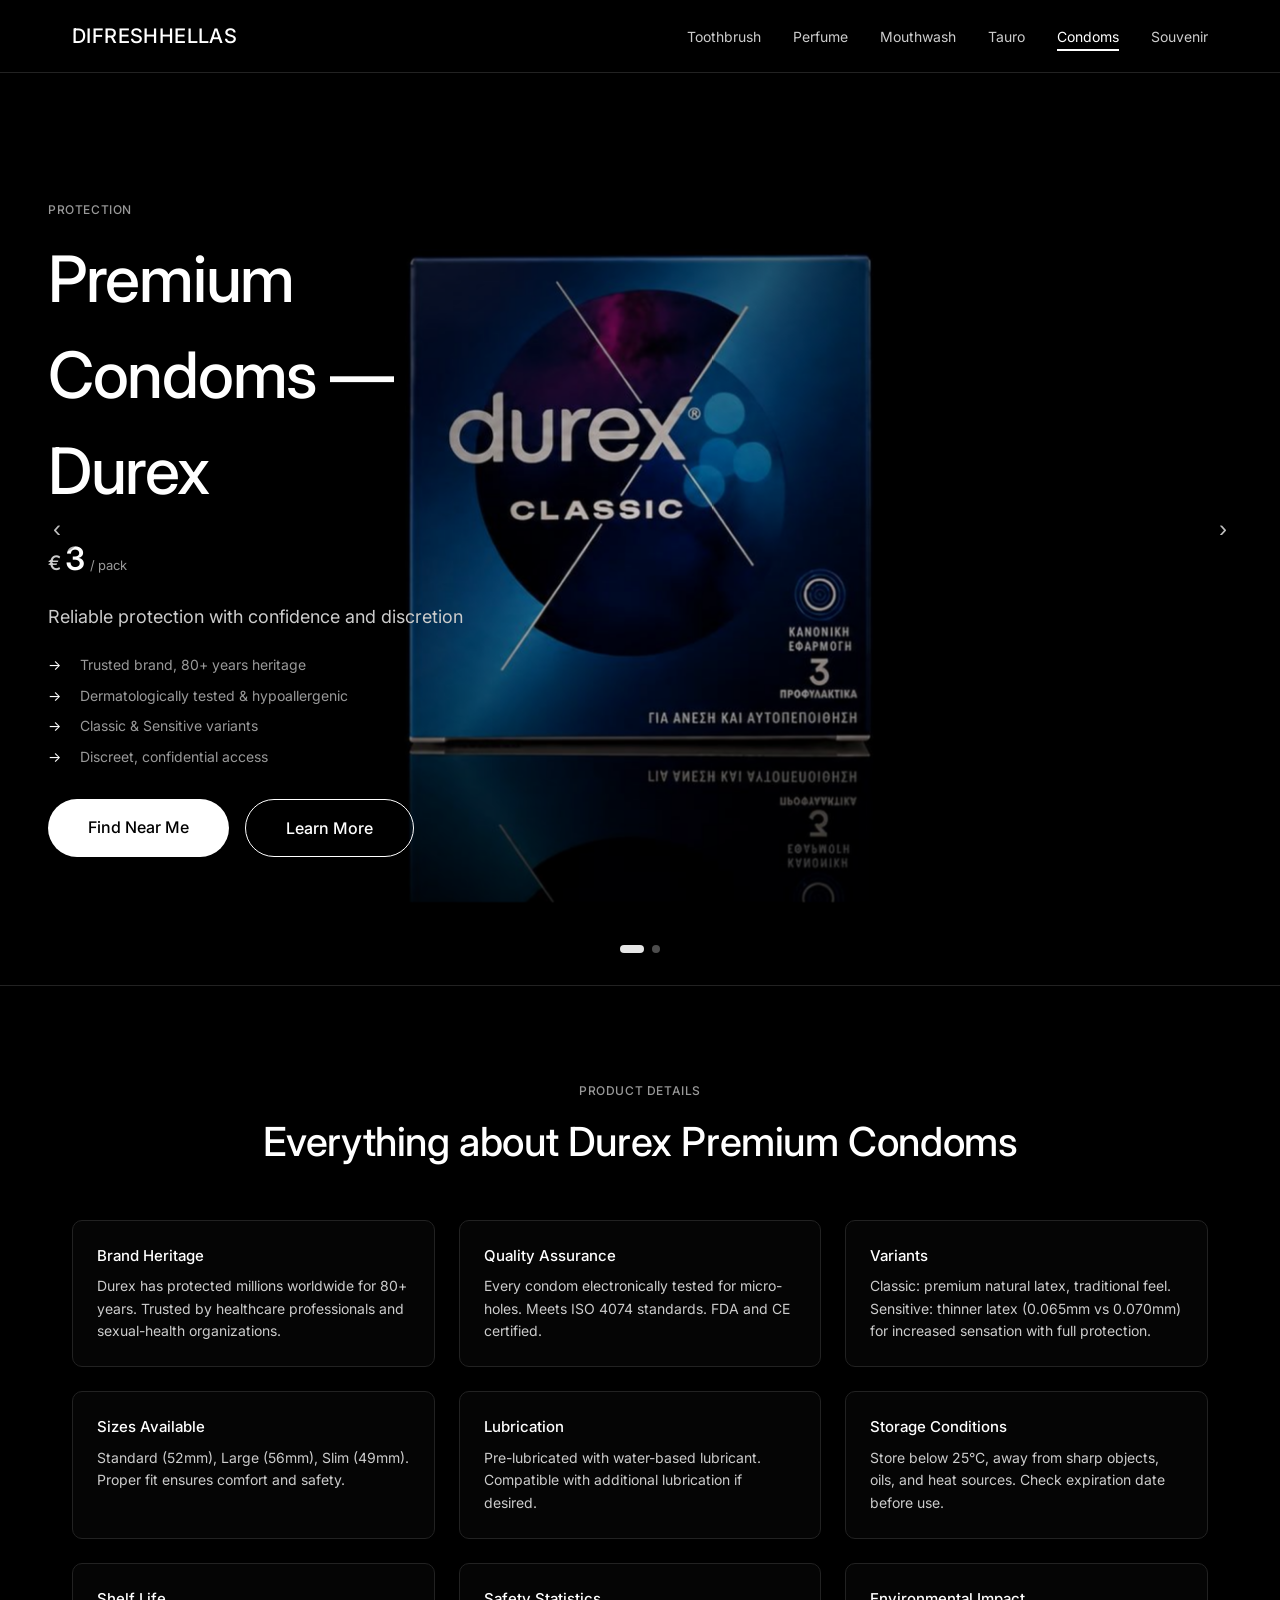
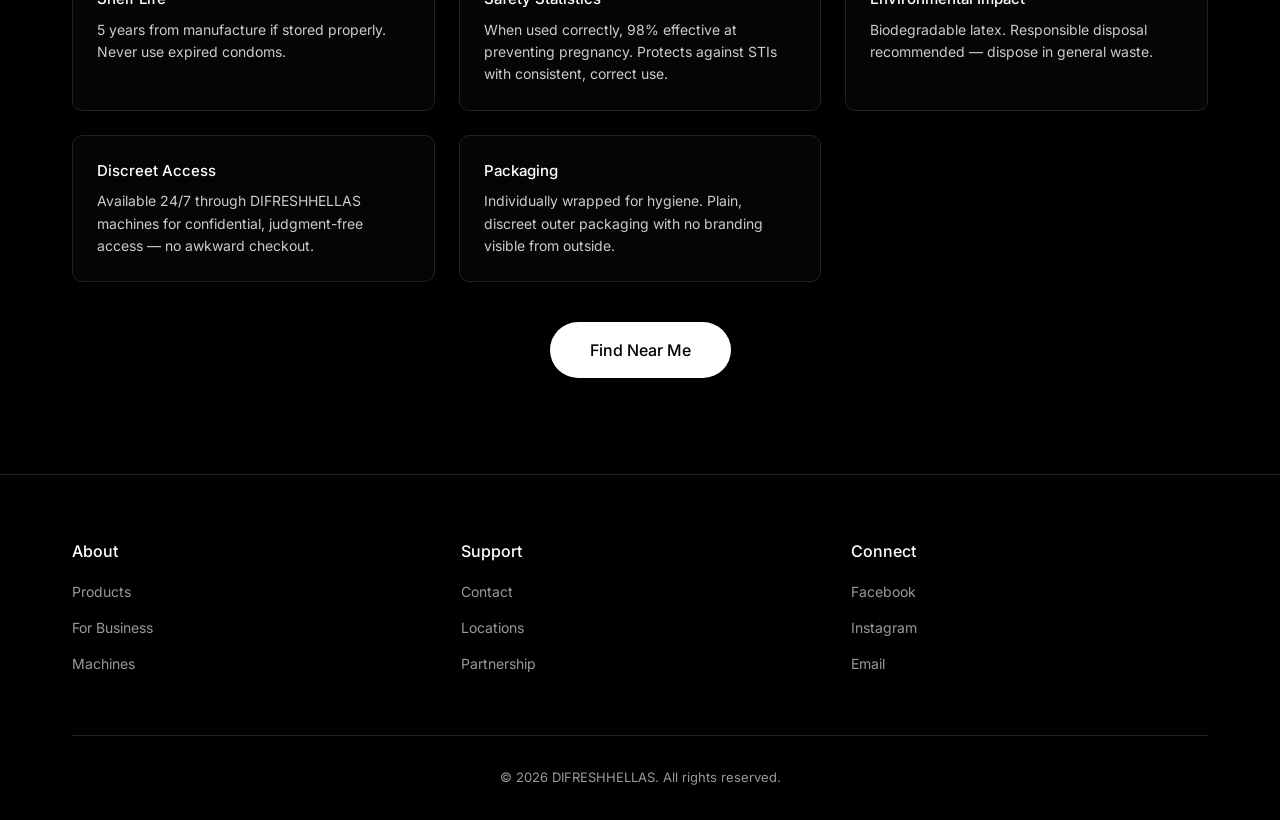
<file: condoms.html>
<!DOCTYPE html>
<html lang="en">
<head>
<meta charset="UTF-8">
<meta name="viewport" content="width=device-width, initial-scale=1.0">
<title>Premium Condoms - Durex — DIFRESHHELLAS</title>
<link rel="stylesheet" href="css/style.css">
</head>
<body>

<header class="site-header">
  <div class="nav-inner">
    <a href="index.html" class="logo">DIFRESHHELLAS</a>
    <nav>
      <ul class="nav-menu">
        <li><a href="toothbrush.html">Toothbrush</a></li>
        <li><a href="perfume.html">Perfume</a></li>
        <li><a href="mouthwash.html">Mouthwash</a></li>
        <li><a href="tauro.html">Tauro</a></li>
        <li><a href="condoms.html">Condoms</a></li>
        <li><a href="souvenir.html">Souvenir</a></li>
      </ul>
    </nav>
    <button class="hamburger" aria-label="Open menu">
      <span></span><span></span><span></span>
    </button>
  </div>
</header>

<div class="mobile-menu">
  <button class="mobile-menu-close" aria-label="Close menu">&times;</button>
  <a href="toothbrush.html">Toothbrush</a>
  <a href="perfume.html">Perfume</a>
  <a href="mouthwash.html">Mouthwash</a>
  <a href="tauro.html">Tauro</a>
  <a href="condoms.html">Condoms</a>
  <a href="souvenir.html">Souvenir</a>
  <a href="index.html#maps">Find Machines</a>
</div>

<section class="product-hero" id="hero">
  <div class="bg-slides"></div>
  <div class="overlay"></div>

  <button class="carousel-arrow prev" aria-label="Previous product variant">&#8249;</button>
  <button class="carousel-arrow next" aria-label="Next product variant">&#8250;</button>

  <div class="hero-text">
    <p class="eyebrow">Protection</p>
    <h1>Premium Condoms — Durex</h1>
    <div class="price"><span class="cur">€</span>3<span class="unit">/ pack</span></div>
    <p class="tagline">Reliable protection with confidence and discretion</p>
    <ul class="feature-list">
      <li>Trusted brand, 80+ years heritage</li>
      <li>Dermatologically tested &amp; hypoallergenic</li>
      <li>Classic &amp; Sensitive variants</li>
      <li>Discreet, confidential access</li>
    </ul>
    <div class="btn-row">
      <a href="index.html#maps" class="btn btn-primary">Find Near Me</a>
      <a href="#details" class="btn btn-secondary">Learn More</a>
    </div>
  </div>

  <div class="carousel-dots"></div>
</section>

<section id="details" class="info-section">
  <div class="container">
    <div class="section-head">
      <p class="eyebrow">Product Details</p>
      <h2>Everything about Durex Premium Condoms</h2>
    </div>
    <div class="info-grid">
      <div class="spec-item"><h3>Brand Heritage</h3><p>Durex has protected millions worldwide for 80+ years. Trusted by healthcare professionals and sexual-health organizations.</p></div>
      <div class="spec-item"><h3>Quality Assurance</h3><p>Every condom electronically tested for micro-holes. Meets ISO 4074 standards. FDA and CE certified.</p></div>
      <div class="spec-item"><h3>Variants</h3><p>Classic: premium natural latex, traditional feel. Sensitive: thinner latex (0.065mm vs 0.070mm) for increased sensation with full protection.</p></div>
      <div class="spec-item"><h3>Sizes Available</h3><p>Standard (52mm), Large (56mm), Slim (49mm). Proper fit ensures comfort and safety.</p></div>
      <div class="spec-item"><h3>Lubrication</h3><p>Pre-lubricated with water-based lubricant. Compatible with additional lubrication if desired.</p></div>
      <div class="spec-item"><h3>Storage Conditions</h3><p>Store below 25°C, away from sharp objects, oils, and heat sources. Check expiration date before use.</p></div>
      <div class="spec-item"><h3>Shelf Life</h3><p>5 years from manufacture if stored properly. Never use expired condoms.</p></div>
      <div class="spec-item"><h3>Safety Statistics</h3><p>When used correctly, 98% effective at preventing pregnancy. Protects against STIs with consistent, correct use.</p></div>
      <div class="spec-item"><h3>Environmental Impact</h3><p>Biodegradable latex. Responsible disposal recommended — dispose in general waste.</p></div>
      <div class="spec-item"><h3>Discreet Access</h3><p>Available 24/7 through DIFRESHHELLAS machines for confidential, judgment-free access — no awkward checkout.</p></div>
      <div class="spec-item"><h3>Packaging</h3><p>Individually wrapped for hygiene. Plain, discreet outer packaging with no branding visible from outside.</p></div>
    </div>
    <div class="btn-row" style="justify-content:center; margin-top:2.5rem;">
      <a href="index.html#maps" class="btn btn-primary">Find Near Me</a>
    </div>
  </div>
</section>

<footer class="site-footer">
  <div class="container">
    <div class="footer-grid">
      <div class="footer-col">
        <h3>About</h3>
        <ul>
          <li><a href="index.html#products">Products</a></li>
          <li><a href="index.html#contact">For Business</a></li>
          <li><a href="index.html#maps">Machines</a></li>
        </ul>
      </div>
      <div class="footer-col">
        <h3>Support</h3>
        <ul>
          <li><a href="index.html#contact">Contact</a></li>
          <li><a href="index.html#maps">Locations</a></li>
          <li><a href="index.html#contact">Partnership</a></li>
        </ul>
      </div>
      <div class="footer-col">
        <h3>Connect</h3>
        <ul>
          <li><a href="https://www.facebook.com/Balance.Ltd/?locale=el_GR" target="_blank" rel="noopener">Facebook</a></li>
          <li><a href="https://www.instagram.com/difreshhellas" target="_blank" rel="noopener">Instagram</a></li>
          <li><a href="mailto:difreshhellas@gmail.com">Email</a></li>
        </ul>
      </div>
    </div>
    <div class="footer-bottom">&copy; 2026 DIFRESHHELLAS. All rights reserved.</div>
  </div>
</footer>

<script src="js/nav.js"></script>
<script src="js/carousel.js"></script>
<script src="js/animations.js"></script>
<script>
  initCarousel({
    root: '#hero',
    folder: 'images/',
    alt: 'Premium Condoms - Durex',
    images: [
      'durex_classic.jpg',
      'durex_sensitive.jpg'
    ]
  });
</script>
</body>
</html>
</file>
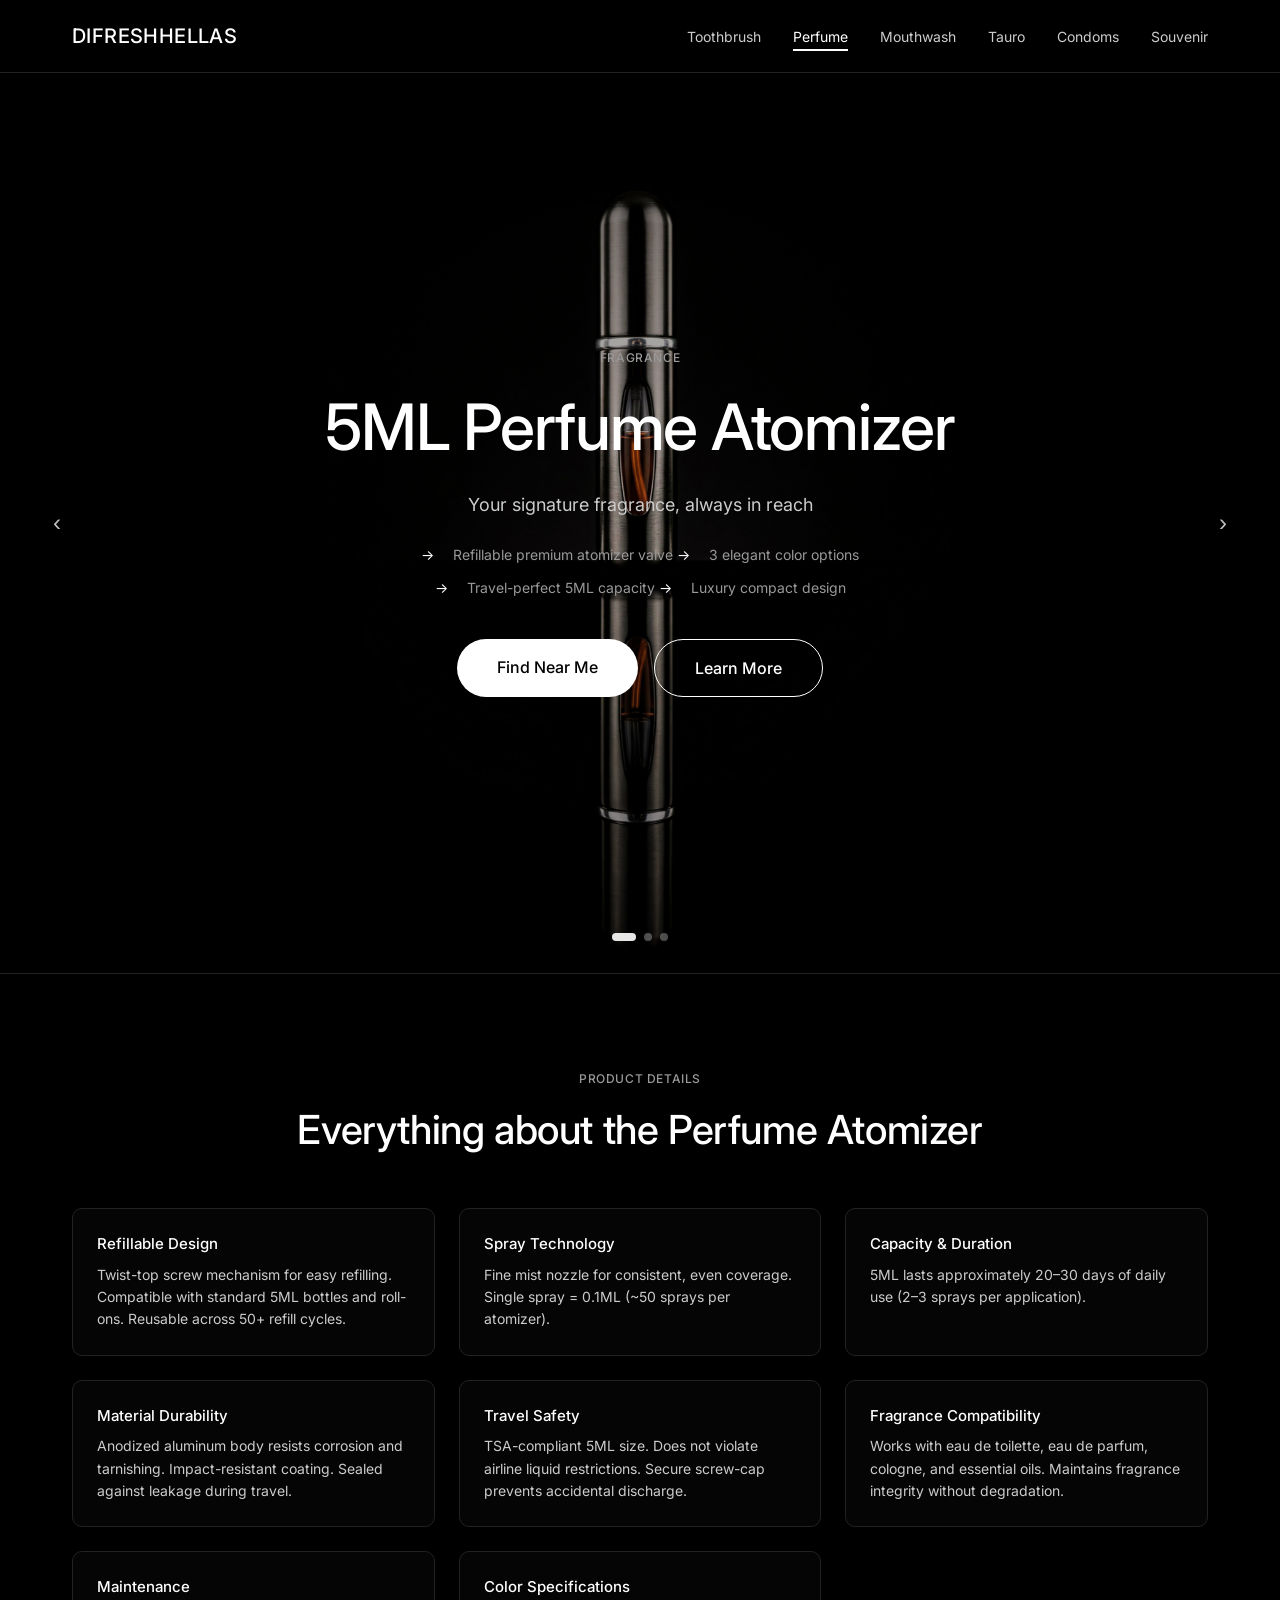
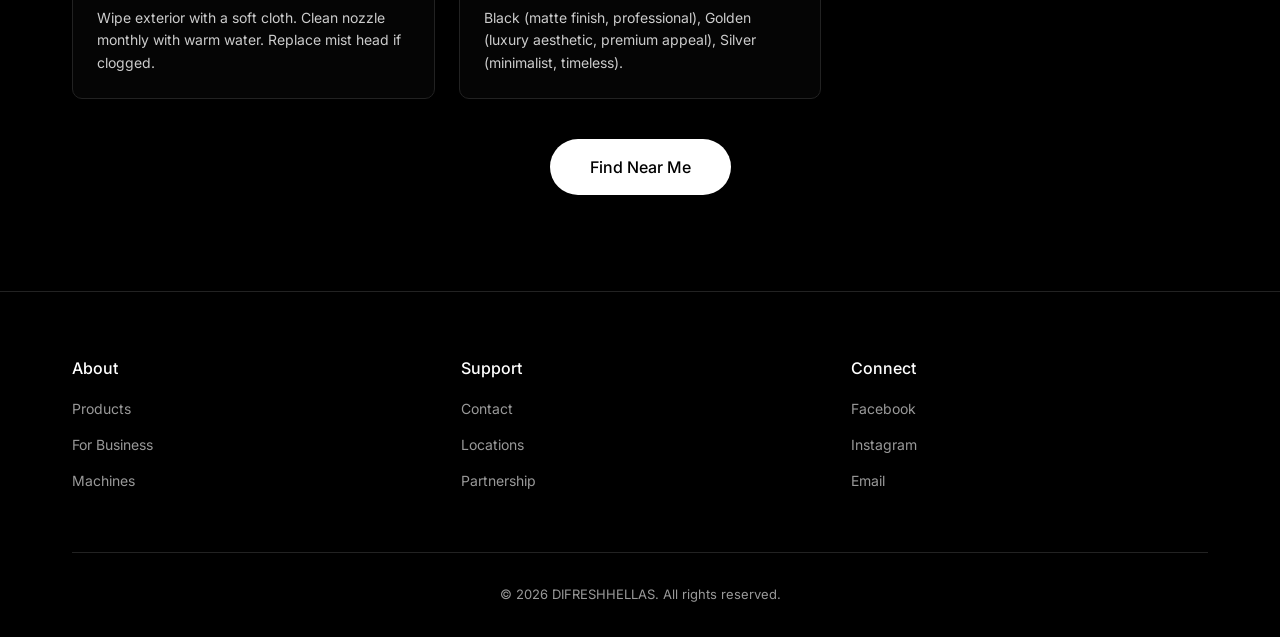
<file: perfume.html>
<!DOCTYPE html>
<html lang="en">
<head>
<meta charset="UTF-8">
<meta name="viewport" content="width=device-width, initial-scale=1.0">
<title>5ML Perfume Atomizer — DIFRESHHELLAS</title>
<link rel="stylesheet" href="css/style.css">
</head>
<body>

<header class="site-header">
  <div class="nav-inner">
    <a href="index.html" class="logo">DIFRESHHELLAS</a>
    <nav>
      <ul class="nav-menu">
        <li><a href="toothbrush.html">Toothbrush</a></li>
        <li><a href="perfume.html">Perfume</a></li>
        <li><a href="mouthwash.html">Mouthwash</a></li>
        <li><a href="tauro.html">Tauro</a></li>
        <li><a href="condoms.html">Condoms</a></li>
        <li><a href="souvenir.html">Souvenir</a></li>
      </ul>
    </nav>
    <button class="hamburger" aria-label="Open menu">
      <span></span><span></span><span></span>
    </button>
  </div>
</header>

<div class="mobile-menu">
  <button class="mobile-menu-close" aria-label="Close menu">&times;</button>
  <a href="toothbrush.html">Toothbrush</a>
  <a href="perfume.html">Perfume</a>
  <a href="mouthwash.html">Mouthwash</a>
  <a href="tauro.html">Tauro</a>
  <a href="condoms.html">Condoms</a>
  <a href="souvenir.html">Souvenir</a>
  <a href="index.html#maps">Find Machines</a>
</div>

<section class="product-hero centered fit-contain" id="hero">
  <div class="bg-slides"></div>
  <div class="overlay"></div>

  <button class="carousel-arrow prev" aria-label="Previous product variant">&#8249;</button>
  <button class="carousel-arrow next" aria-label="Next product variant">&#8250;</button>

  <div class="hero-text">
    <p class="eyebrow">Fragrance</p>
    <h1>5ML Perfume Atomizer</h1>
    <p class="tagline">Your signature fragrance, always in reach</p>
    <ul class="feature-list">
      <li>Refillable premium atomizer valve</li>
      <li>3 elegant color options</li>
      <li>Travel-perfect 5ML capacity</li>
      <li>Luxury compact design</li>
    </ul>
    <div class="btn-row" style="justify-content:center;">
      <a href="index.html#maps" class="btn btn-primary">Find Near Me</a>
      <a href="#details" class="btn btn-secondary">Learn More</a>
    </div>
  </div>

  <div class="carousel-dots"></div>
</section>

<section id="details" class="info-section">
  <div class="container">
    <div class="section-head">
      <p class="eyebrow">Product Details</p>
      <h2>Everything about the Perfume Atomizer</h2>
    </div>
    <div class="info-grid">
      <div class="spec-item"><h3>Refillable Design</h3><p>Twist-top screw mechanism for easy refilling. Compatible with standard 5ML bottles and roll-ons. Reusable across 50+ refill cycles.</p></div>
      <div class="spec-item"><h3>Spray Technology</h3><p>Fine mist nozzle for consistent, even coverage. Single spray = 0.1ML (~50 sprays per atomizer).</p></div>
      <div class="spec-item"><h3>Capacity &amp; Duration</h3><p>5ML lasts approximately 20–30 days of daily use (2–3 sprays per application).</p></div>
      <div class="spec-item"><h3>Material Durability</h3><p>Anodized aluminum body resists corrosion and tarnishing. Impact-resistant coating. Sealed against leakage during travel.</p></div>
      <div class="spec-item"><h3>Travel Safety</h3><p>TSA-compliant 5ML size. Does not violate airline liquid restrictions. Secure screw-cap prevents accidental discharge.</p></div>
      <div class="spec-item"><h3>Fragrance Compatibility</h3><p>Works with eau de toilette, eau de parfum, cologne, and essential oils. Maintains fragrance integrity without degradation.</p></div>
      <div class="spec-item"><h3>Maintenance</h3><p>Wipe exterior with a soft cloth. Clean nozzle monthly with warm water. Replace mist head if clogged.</p></div>
      <div class="spec-item"><h3>Color Specifications</h3><p>Black (matte finish, professional), Golden (luxury aesthetic, premium appeal), Silver (minimalist, timeless).</p></div>
    </div>
    <div class="btn-row" style="justify-content:center; margin-top:2.5rem;">
      <a href="index.html#maps" class="btn btn-primary">Find Near Me</a>
    </div>
  </div>
</section>

<footer class="site-footer">
  <div class="container">
    <div class="footer-grid">
      <div class="footer-col">
        <h3>About</h3>
        <ul>
          <li><a href="index.html#products">Products</a></li>
          <li><a href="index.html#contact">For Business</a></li>
          <li><a href="index.html#maps">Machines</a></li>
        </ul>
      </div>
      <div class="footer-col">
        <h3>Support</h3>
        <ul>
          <li><a href="index.html#contact">Contact</a></li>
          <li><a href="index.html#maps">Locations</a></li>
          <li><a href="index.html#contact">Partnership</a></li>
        </ul>
      </div>
      <div class="footer-col">
        <h3>Connect</h3>
        <ul>
          <li><a href="https://www.facebook.com/Balance.Ltd/?locale=el_GR" target="_blank" rel="noopener">Facebook</a></li>
          <li><a href="https://www.instagram.com/difreshhellas" target="_blank" rel="noopener">Instagram</a></li>
          <li><a href="mailto:difreshhellas@gmail.com">Email</a></li>
        </ul>
      </div>
    </div>
    <div class="footer-bottom">&copy; 2026 DIFRESHHELLAS. All rights reserved.</div>
  </div>
</footer>

<script src="js/nav.js"></script>
<script src="js/carousel.js"></script>
<script src="js/animations.js"></script>
<script>
  initCarousel({
    root: '#hero',
    folder: 'images/',
    alt: '5ML Perfume Atomizer',
    images: [
      'atom_black.png',
      'atom_golden.png',
      'atom_silver.png'
    ]
  });
</script>
</body>
</html>
</file>
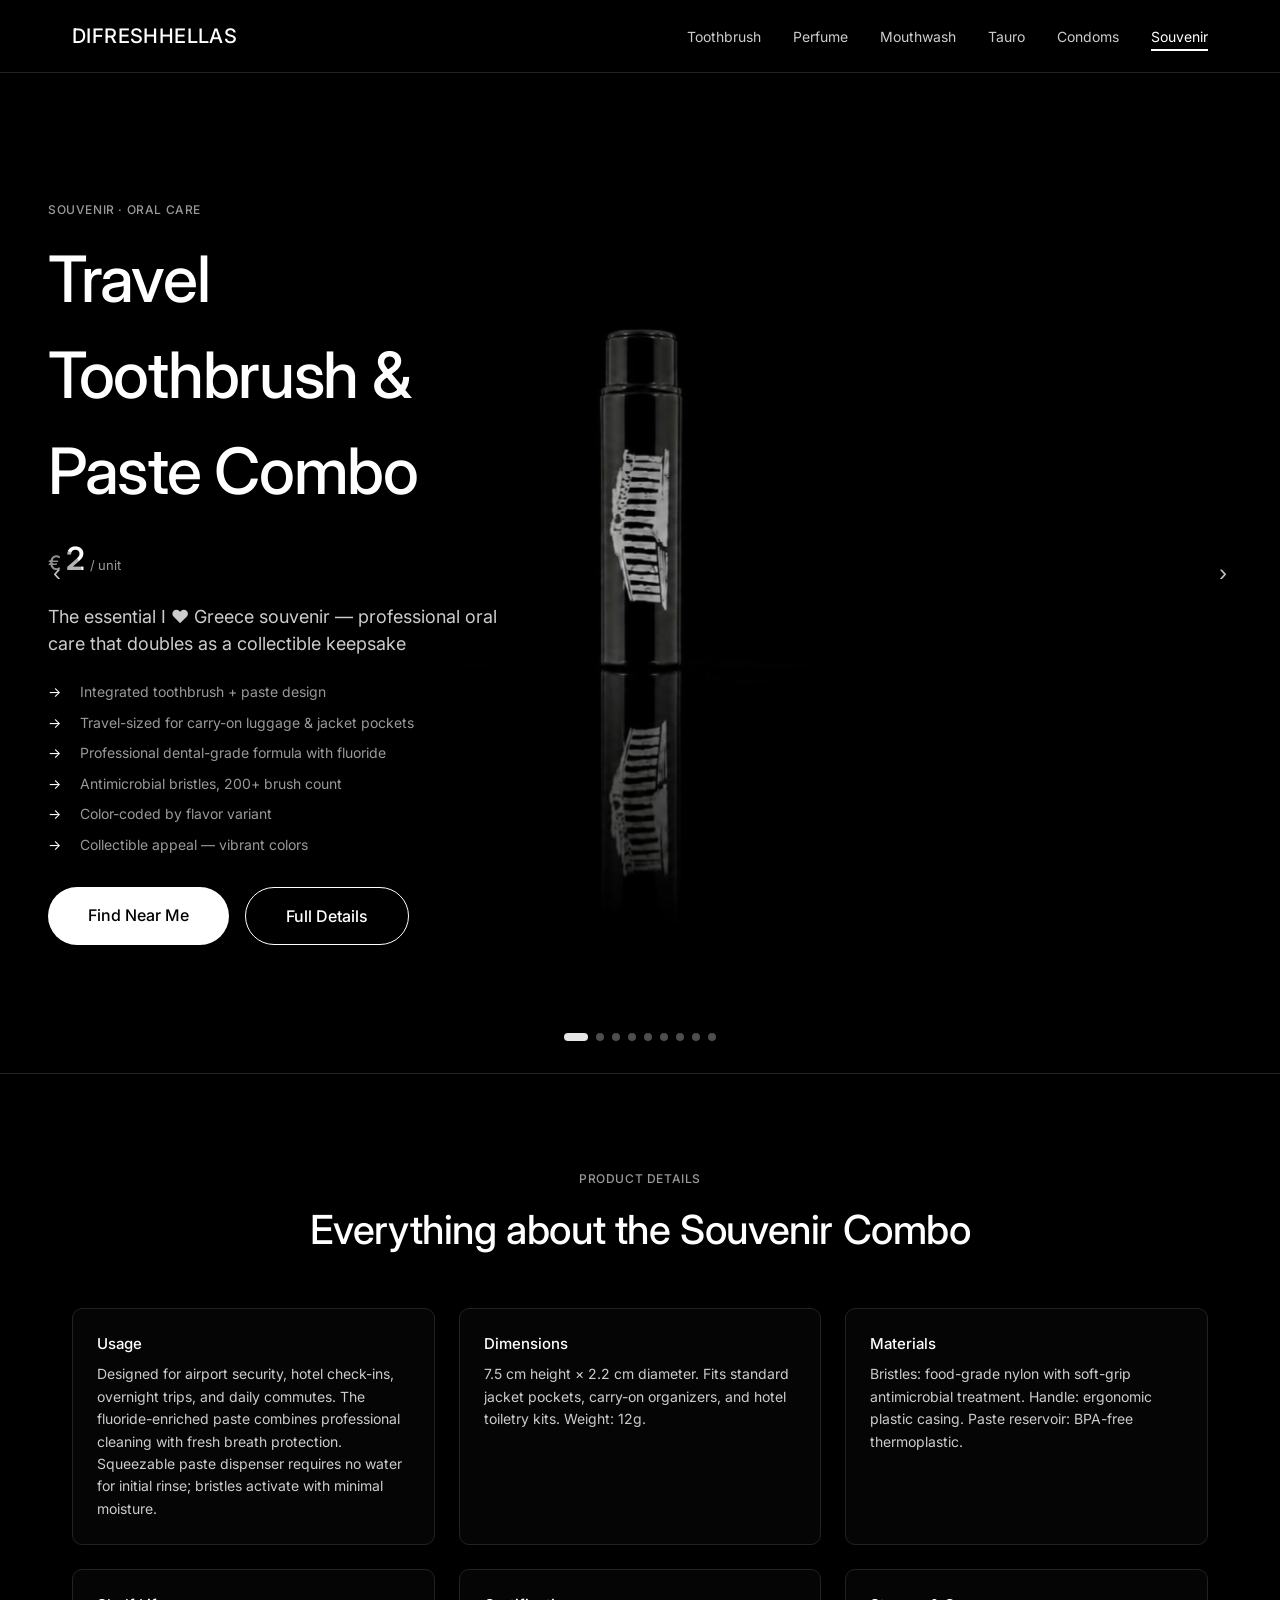
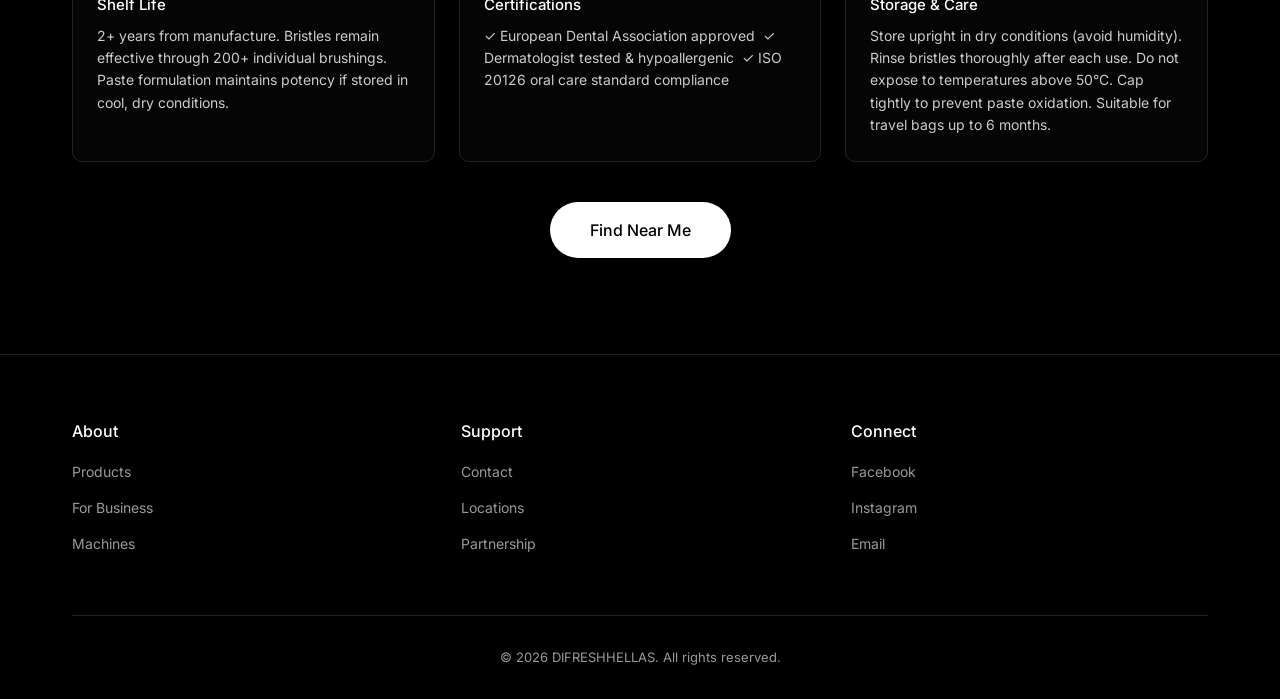
<file: souvenir.html>
<!DOCTYPE html>
<html lang="en">
<head>
<meta charset="UTF-8">
<meta name="viewport" content="width=device-width, initial-scale=1.0">
<title>Souvenir Toothbrush & Paste Combo — DIFRESHHELLAS</title>
<link rel="stylesheet" href="css/style.css">
</head>
<body>

<header class="site-header">
  <div class="nav-inner">
    <a href="index.html" class="logo">DIFRESHHELLAS</a>
    <nav>
      <ul class="nav-menu">
        <li><a href="toothbrush.html">Toothbrush</a></li>
        <li><a href="perfume.html">Perfume</a></li>
        <li><a href="mouthwash.html">Mouthwash</a></li>
        <li><a href="tauro.html">Tauro</a></li>
        <li><a href="condoms.html">Condoms</a></li>
        <li><a href="souvenir.html">Souvenir</a></li>
      </ul>
    </nav>
    <button class="hamburger" aria-label="Open menu">
      <span></span><span></span><span></span>
    </button>
  </div>
</header>

<div class="mobile-menu">
  <button class="mobile-menu-close" aria-label="Close menu">&times;</button>
  <a href="toothbrush.html">Toothbrush</a>
  <a href="perfume.html">Perfume</a>
  <a href="mouthwash.html">Mouthwash</a>
  <a href="tauro.html">Tauro</a>
  <a href="condoms.html">Condoms</a>
  <a href="souvenir.html">Souvenir</a>
  <a href="index.html#maps">Find Machines</a>
</div>

<section class="product-hero" id="hero">
  <div class="bg-slides"></div>
  <div class="overlay"></div>

  <button class="carousel-arrow prev" aria-label="Previous color variant">&#8249;</button>
  <button class="carousel-arrow next" aria-label="Next color variant">&#8250;</button>

  <div class="hero-text">
    <p class="eyebrow">Souvenir · Oral Care</p>
    <h1>Travel Toothbrush &amp; Paste Combo</h1>
    <div class="price"><span class="cur">€</span>2<span class="unit">/ unit</span></div>
    <p class="tagline">The essential I ♥ Greece souvenir — professional oral care that doubles as a collectible keepsake</p>
    <ul class="feature-list">
      <li>Integrated toothbrush + paste design</li>
      <li>Travel-sized for carry-on luggage &amp; jacket pockets</li>
      <li>Professional dental-grade formula with fluoride</li>
      <li>Antimicrobial bristles, 200+ brush count</li>
      <li>Color-coded by flavor variant</li>
      <li>Collectible appeal — vibrant colors</li>
    </ul>
    <div class="btn-row">
      <a href="index.html#maps" class="btn btn-primary">Find Near Me</a>
      <a href="#details" class="btn btn-secondary">Full Details</a>
    </div>
  </div>

  <div class="carousel-dots"></div>
</section>

<section id="details" class="info-section">
  <div class="container">
    <div class="section-head">
      <p class="eyebrow">Product Details</p>
      <h2>Everything about the Souvenir Combo</h2>
    </div>
    <div class="info-grid">
      <div class="spec-item"><h3>Usage</h3><p>Designed for airport security, hotel check-ins, overnight trips, and daily commutes. The fluoride-enriched paste combines professional cleaning with fresh breath protection. Squeezable paste dispenser requires no water for initial rinse; bristles activate with minimal moisture.</p></div>
      <div class="spec-item"><h3>Dimensions</h3><p>7.5 cm height × 2.2 cm diameter. Fits standard jacket pockets, carry-on organizers, and hotel toiletry kits. Weight: 12g.</p></div>
      <div class="spec-item"><h3>Materials</h3><p>Bristles: food-grade nylon with soft-grip antimicrobial treatment. Handle: ergonomic plastic casing. Paste reservoir: BPA-free thermoplastic.</p></div>
      <div class="spec-item"><h3>Shelf Life</h3><p>2+ years from manufacture. Bristles remain effective through 200+ individual brushings. Paste formulation maintains potency if stored in cool, dry conditions.</p></div>
      <div class="spec-item"><h3>Certifications</h3><p>✓ European Dental Association approved&nbsp;&nbsp;✓ Dermatologist tested &amp; hypoallergenic&nbsp;&nbsp;✓ ISO 20126 oral care standard compliance</p></div>
      <div class="spec-item"><h3>Storage &amp; Care</h3><p>Store upright in dry conditions (avoid humidity). Rinse bristles thoroughly after each use. Do not expose to temperatures above 50°C. Cap tightly to prevent paste oxidation. Suitable for travel bags up to 6 months.</p></div>
    </div>
    <div class="btn-row" style="justify-content:center; margin-top:2.5rem;">
      <a href="index.html#maps" class="btn btn-primary">Find Near Me</a>
    </div>
  </div>
</section>

<footer class="site-footer">
  <div class="container">
    <div class="footer-grid">
      <div class="footer-col">
        <h3>About</h3>
        <ul>
          <li><a href="index.html#products">Products</a></li>
          <li><a href="index.html#contact">For Business</a></li>
          <li><a href="index.html#maps">Machines</a></li>
        </ul>
      </div>
      <div class="footer-col">
        <h3>Support</h3>
        <ul>
          <li><a href="index.html#contact">Contact</a></li>
          <li><a href="index.html#maps">Locations</a></li>
          <li><a href="index.html#contact">Partnership</a></li>
        </ul>
      </div>
      <div class="footer-col">
        <h3>Connect</h3>
        <ul>
          <li><a href="https://www.facebook.com/Balance.Ltd/?locale=el_GR" target="_blank" rel="noopener">Facebook</a></li>
          <li><a href="https://www.instagram.com/difreshhellas" target="_blank" rel="noopener">Instagram</a></li>
          <li><a href="mailto:difreshhellas@gmail.com">Email</a></li>
        </ul>
      </div>
    </div>
    <div class="footer-bottom">&copy; 2026 DIFRESHHELLAS. All rights reserved.</div>
  </div>
</footer>

<script src="js/nav.js"></script>
<script src="js/carousel.js"></script>
<script src="js/animations.js"></script>
<script>
  initCarousel({
    root: '#hero',
    folder: 'images/',
    alt: 'Souvenir Toothbrush & Paste Combo — I Love Greece edition',
    images: [
      'souvenir_black.jpg',
      'souvenir_blue.jpg',
      'souvenir_lightblue.jpg',
      'souvenir_green.jpg',
      'souvenir_yellow.jpg',
      'souvenir_orange.jpg',
      'souvenir_red.jpg',
      'souvenir_pink.jpg',
      'souvenir_purple.jpg'
    ]
  });
</script>
</body>
</html>
</file>
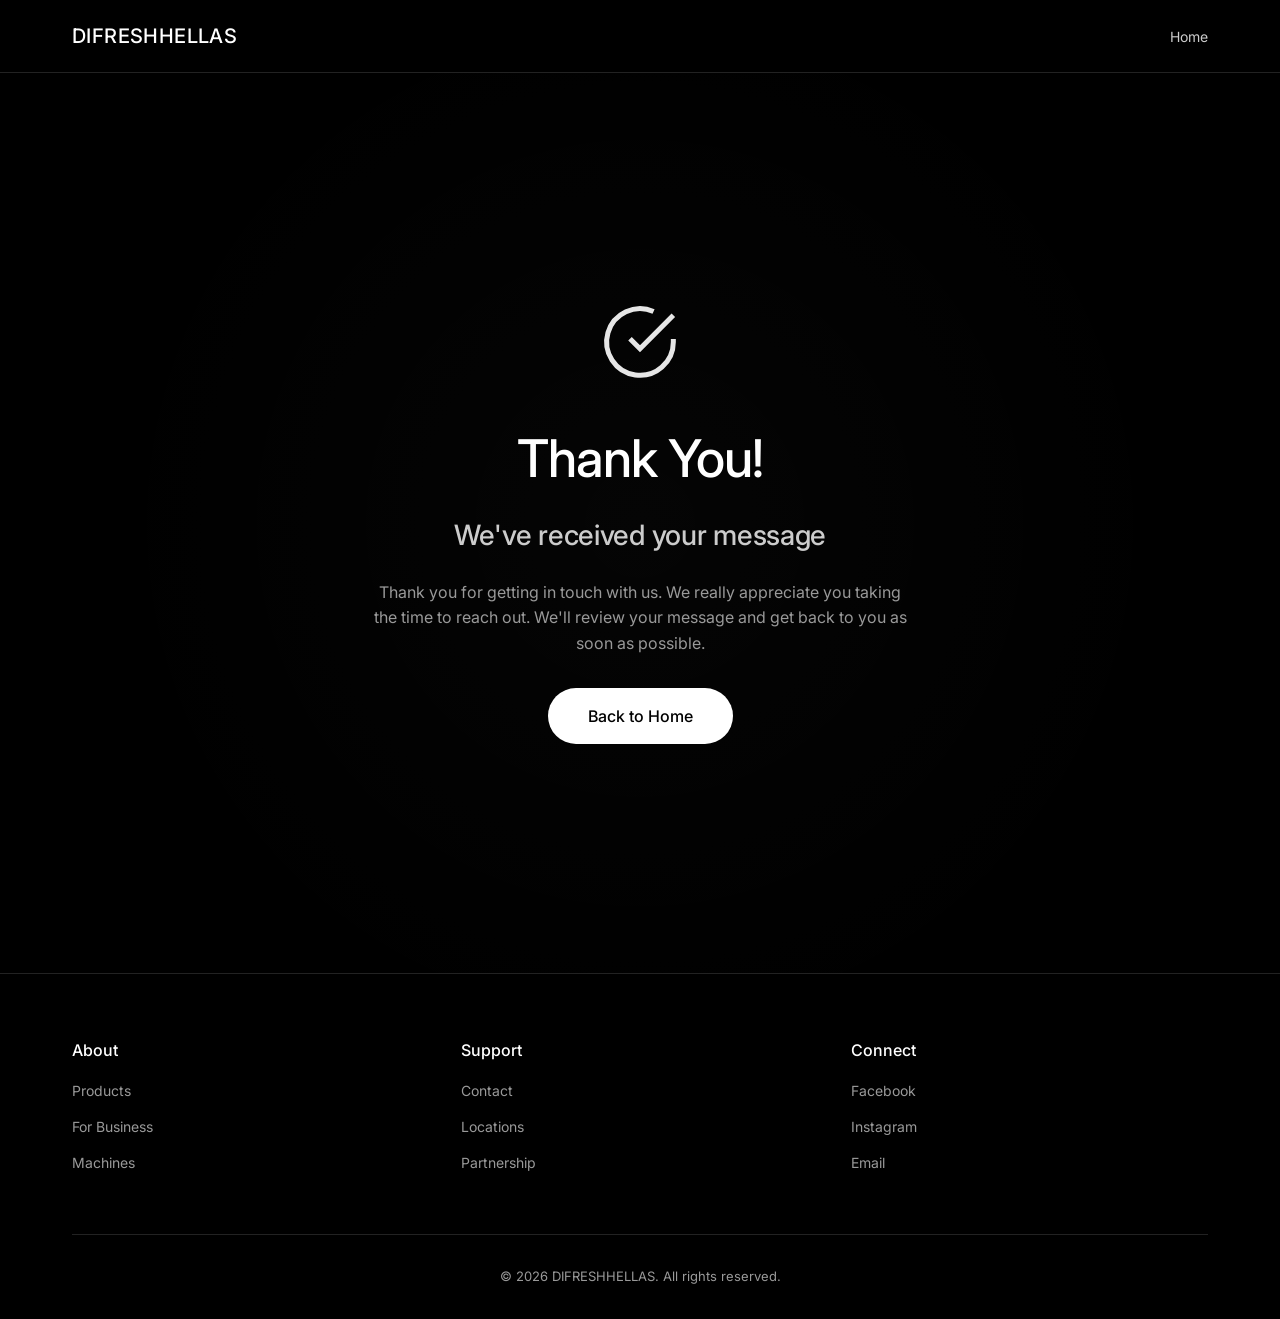
<file: thank-you.html>
<!DOCTYPE html>
<html lang="en">
<head>
<meta charset="UTF-8">
<meta name="viewport" content="width=device-width, initial-scale=1.0">
<title>Thank You — DIFRESHHELLAS</title>
<link rel="stylesheet" href="css/style.css">
</head>
<body>

<header class="site-header">
  <div class="nav-inner">
    <a href="index.html" class="logo">DIFRESHHELLAS</a>
    <nav>
      <ul class="nav-menu">
        <li><a href="index.html">Home</a></li>
      </ul>
    </nav>
    <button class="hamburger" aria-label="Open menu">
      <span></span><span></span><span></span>
    </button>
  </div>
</header>

<div class="mobile-menu">
  <button class="mobile-menu-close" aria-label="Close menu">&times;</button>
  <a href="index.html">Back to Home</a>
</div>

<!-- ===== THANK YOU SECTION ===== -->
<section class="hero" style="min-height: 100svh; display: flex; align-items: center; justify-content: center;">
  <div style="text-align: center; padding: 2rem; max-width: 600px;">
    <div style="margin-bottom: 2rem;">
      <svg width="80" height="80" viewBox="0 0 24 24" fill="none" stroke="currentColor" stroke-width="1.5" style="margin: 0 auto; color: var(--text-primary); opacity: 0.9;">
        <path d="M22 11.08V12a10 10 0 1 1-5.93-9.14"></path>
        <polyline points="22 4 12 14.01 9 11.01"></polyline>
      </svg>
    </div>
    <h1 style="font-size: clamp(36px, 6vw, 52px); margin-bottom: 1rem;">Thank You!</h1>
    <h2 style="font-size: clamp(20px, 4vw, 28px); font-weight: 500; color: var(--text-secondary); margin-bottom: 1.5rem;">We've received your message</h2>
    <p style="font-size: 16px; line-height: 1.6; color: var(--text-tertiary); margin-bottom: 2rem;">Thank you for getting in touch with us. We really appreciate you taking the time to reach out. We'll review your message and get back to you as soon as possible.</p>
    <a href="index.html" class="btn btn-primary" style="display: inline-block;">Back to Home</a>
  </div>
</section>

<!-- ===== FOOTER ===== -->
<footer class="site-footer">
  <div class="container">
    <div class="footer-grid">
      <div class="footer-col">
        <h3>About</h3>
        <ul>
          <li><a href="index.html#products">Products</a></li>
          <li><a href="index.html#contact">For Business</a></li>
          <li><a href="index.html#maps">Machines</a></li>
        </ul>
      </div>
      <div class="footer-col">
        <h3>Support</h3>
        <ul>
          <li><a href="index.html#contact">Contact</a></li>
          <li><a href="index.html#maps">Locations</a></li>
          <li><a href="index.html#contact">Partnership</a></li>
        </ul>
      </div>
      <div class="footer-col">
        <h3>Connect</h3>
        <ul>
          <li><a href="https://www.facebook.com/Balance.Ltd/?locale=el_GR" target="_blank" rel="noopener">Facebook</a></li>
          <li><a href="https://www.instagram.com/difreshhellas" target="_blank" rel="noopener">Instagram</a></li>
          <li><a href="mailto:difreshhellas@gmail.com">Email</a></li>
        </ul>
      </div>
    </div>
    <div class="footer-bottom">&copy; 2026 DIFRESHHELLAS. All rights reserved.</div>
  </div>
</footer>

<script src="js/nav.js"></script>
<script src="js/animations.js"></script>
</body>
</html>
</file>
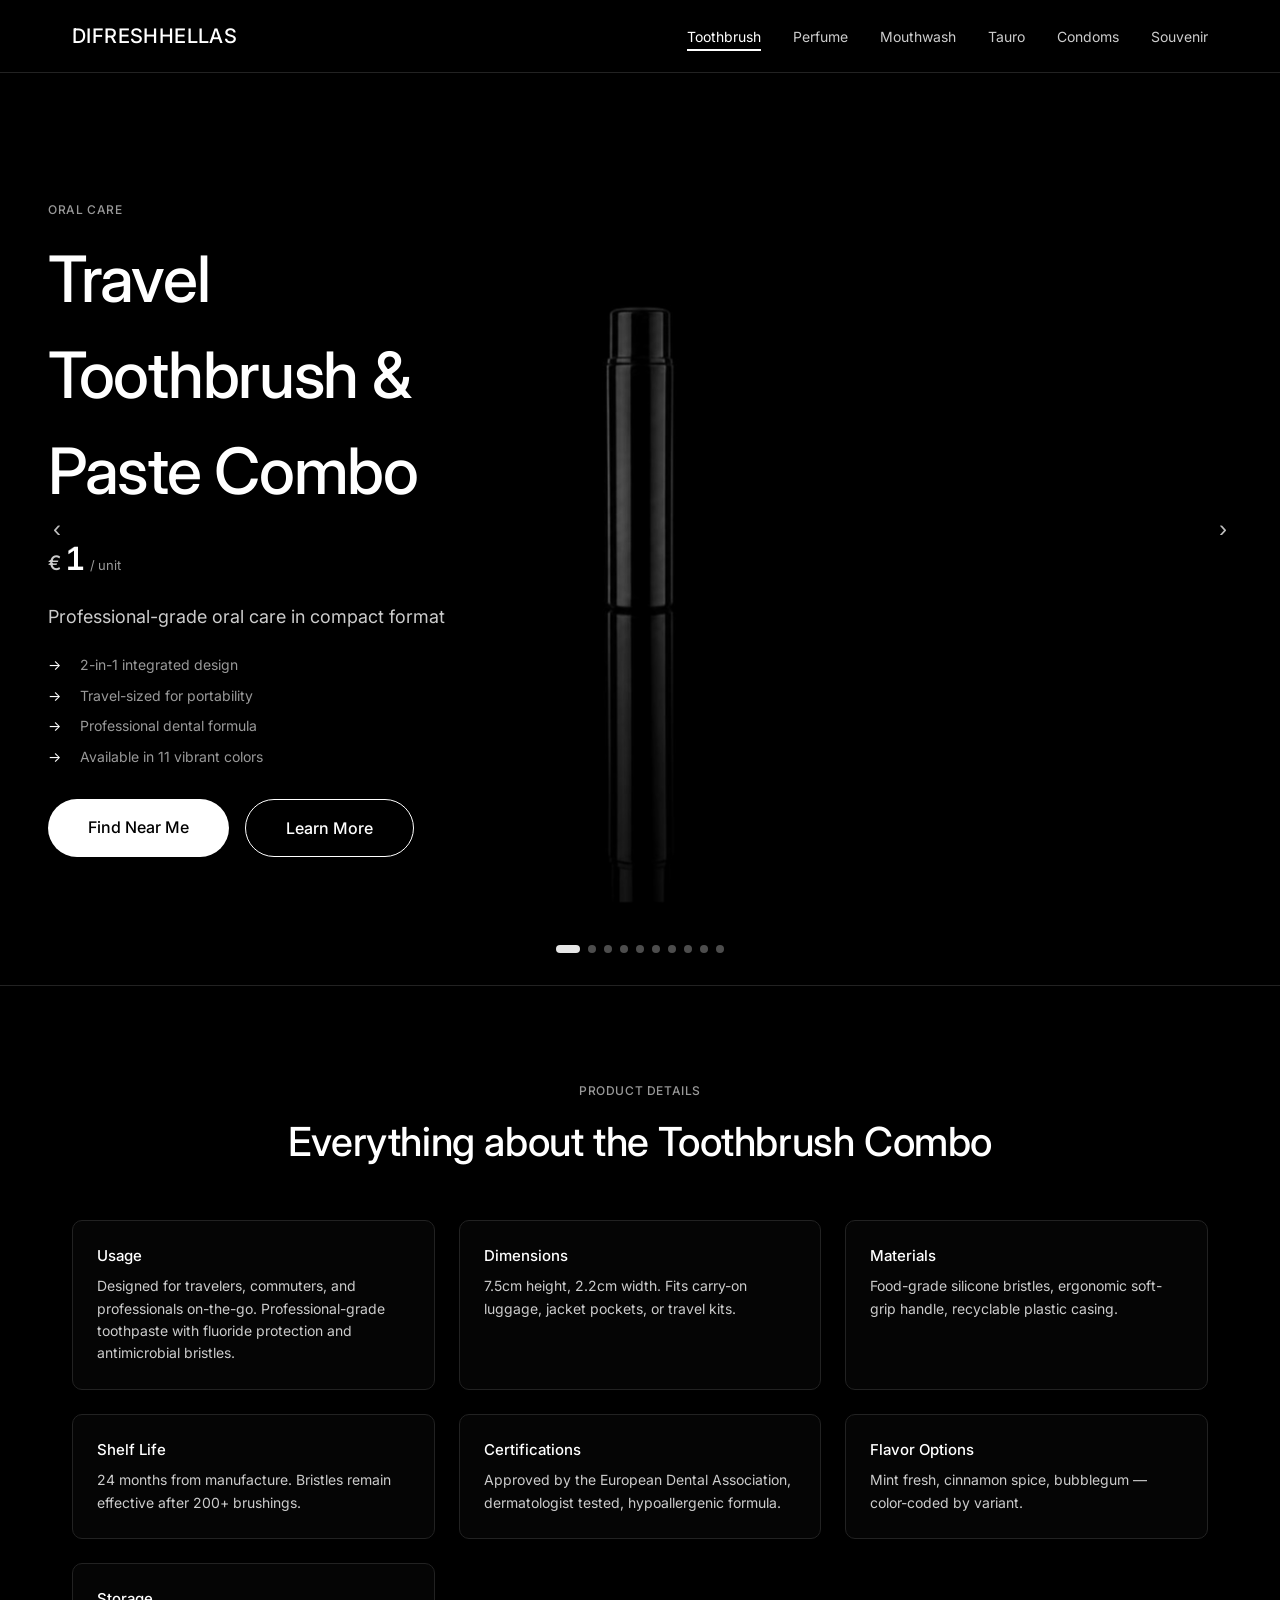
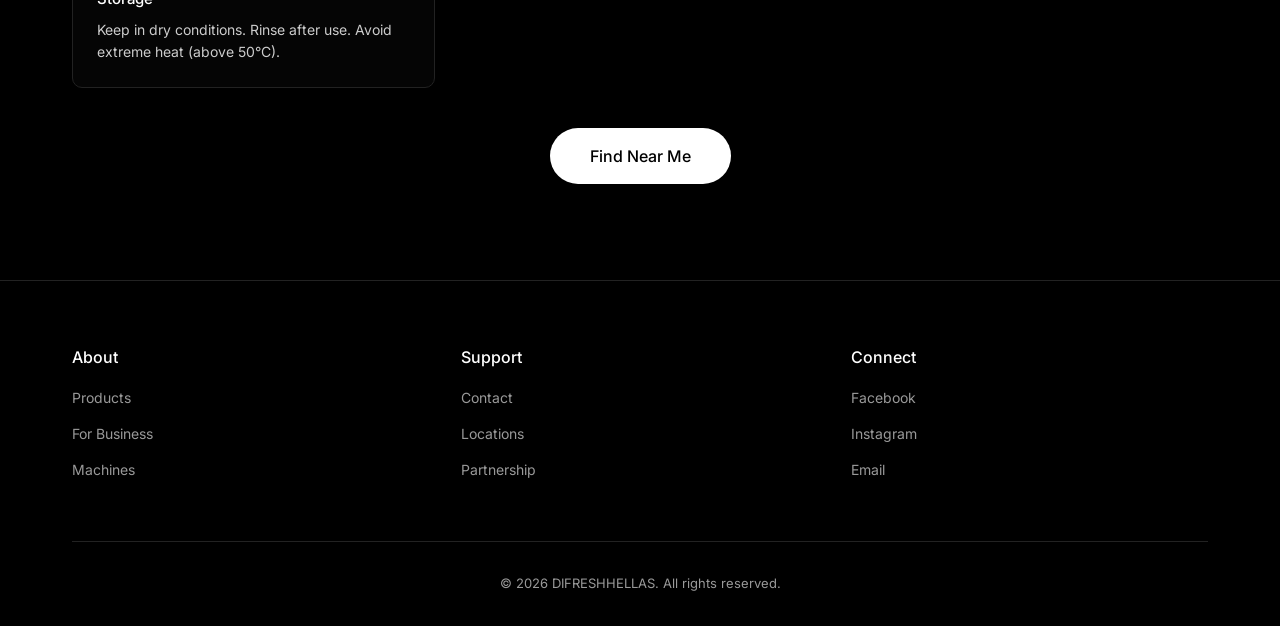
<file: toothbrush.html>
<!DOCTYPE html>
<html lang="en">
<head>
<meta charset="UTF-8">
<meta name="viewport" content="width=device-width, initial-scale=1.0">
<title>Travel Toothbrush & Paste Combo — DIFRESHHELLAS</title>
<link rel="stylesheet" href="css/style.css">
</head>
<body>

<header class="site-header">
  <div class="nav-inner">
    <a href="index.html" class="logo">DIFRESHHELLAS</a>
    <nav>
      <ul class="nav-menu">
        <li><a href="toothbrush.html">Toothbrush</a></li>
        <li><a href="perfume.html">Perfume</a></li>
        <li><a href="mouthwash.html">Mouthwash</a></li>
        <li><a href="tauro.html">Tauro</a></li>
        <li><a href="condoms.html">Condoms</a></li>
        <li><a href="souvenir.html">Souvenir</a></li>
      </ul>
    </nav>
    <button class="hamburger" aria-label="Open menu">
      <span></span><span></span><span></span>
    </button>
  </div>
</header>

<div class="mobile-menu">
  <button class="mobile-menu-close" aria-label="Close menu">&times;</button>
  <a href="toothbrush.html">Toothbrush</a>
  <a href="perfume.html">Perfume</a>
  <a href="mouthwash.html">Mouthwash</a>
  <a href="tauro.html">Tauro</a>
  <a href="condoms.html">Condoms</a>
  <a href="souvenir.html">Souvenir</a>
  <a href="index.html#maps">Find Machines</a>
</div>

<section class="product-hero" id="hero">
  <div class="bg-slides"></div>
  <div class="overlay"></div>

  <button class="carousel-arrow prev" aria-label="Previous product variant">&#8249;</button>
  <button class="carousel-arrow next" aria-label="Next product variant">&#8250;</button>

  <div class="hero-text">
    <p class="eyebrow">Oral Care</p>
    <h1>Travel Toothbrush &amp; Paste Combo</h1>
    <div class="price"><span class="cur">€</span>1<span class="unit">/ unit</span></div>
    <p class="tagline">Professional-grade oral care in compact format</p>
    <ul class="feature-list">
      <li>2-in-1 integrated design</li>
      <li>Travel-sized for portability</li>
      <li>Professional dental formula</li>
      <li>Available in 11 vibrant colors</li>
    </ul>
    <div class="btn-row">
      <a href="index.html#maps" class="btn btn-primary">Find Near Me</a>
      <a href="#details" class="btn btn-secondary">Learn More</a>
    </div>
  </div>

  <div class="carousel-dots"></div>
</section>

<section id="details" class="info-section">
  <div class="container">
    <div class="section-head">
      <p class="eyebrow">Product Details</p>
      <h2>Everything about the Toothbrush Combo</h2>
    </div>
    <div class="info-grid">
      <div class="spec-item"><h3>Usage</h3><p>Designed for travelers, commuters, and professionals on-the-go. Professional-grade toothpaste with fluoride protection and antimicrobial bristles.</p></div>
      <div class="spec-item"><h3>Dimensions</h3><p>7.5cm height, 2.2cm width. Fits carry-on luggage, jacket pockets, or travel kits.</p></div>
      <div class="spec-item"><h3>Materials</h3><p>Food-grade silicone bristles, ergonomic soft-grip handle, recyclable plastic casing.</p></div>
      <div class="spec-item"><h3>Shelf Life</h3><p>24 months from manufacture. Bristles remain effective after 200+ brushings.</p></div>
      <div class="spec-item"><h3>Certifications</h3><p>Approved by the European Dental Association, dermatologist tested, hypoallergenic formula.</p></div>
      <div class="spec-item"><h3>Flavor Options</h3><p>Mint fresh, cinnamon spice, bubblegum — color-coded by variant.</p></div>
      <div class="spec-item"><h3>Storage</h3><p>Keep in dry conditions. Rinse after use. Avoid extreme heat (above 50°C).</p></div>
    </div>
    <div class="btn-row" style="justify-content:center; margin-top:2.5rem;">
      <a href="index.html#maps" class="btn btn-primary">Find Near Me</a>
    </div>
  </div>
</section>

<footer class="site-footer">
  <div class="container">
    <div class="footer-grid">
      <div class="footer-col">
        <h3>About</h3>
        <ul>
          <li><a href="index.html#products">Products</a></li>
          <li><a href="index.html#contact">For Business</a></li>
          <li><a href="index.html#maps">Machines</a></li>
        </ul>
      </div>
      <div class="footer-col">
        <h3>Support</h3>
        <ul>
          <li><a href="index.html#contact">Contact</a></li>
          <li><a href="index.html#maps">Locations</a></li>
          <li><a href="index.html#contact">Partnership</a></li>
        </ul>
      </div>
      <div class="footer-col">
        <h3>Connect</h3>
        <ul>
          <li><a href="https://www.facebook.com/Balance.Ltd/?locale=el_GR" target="_blank" rel="noopener">Facebook</a></li>
          <li><a href="https://www.instagram.com/difreshhellas" target="_blank" rel="noopener">Instagram</a></li>
          <li><a href="mailto:difreshhellas@gmail.com">Email</a></li>
        </ul>
      </div>
    </div>
    <div class="footer-bottom">&copy; 2026 DIFRESHHELLAS. All rights reserved.</div>
  </div>
</footer>

<script src="js/nav.js"></script>
<script src="js/carousel.js"></script>
<script src="js/animations.js"></script>
<script>
  initCarousel({
    root: '#hero',
    folder: 'images/',
    alt: 'Travel Toothbrush & Paste Combo',
    images: [
      'black_tooth.jpg',
      'bright_blue_tooth.jpg',
      'green_tooth.jpg',
      'navy_blue_tooth.jpg',
      'orange_tooth.jpg',
      'pink_tooth.jpg',
      'purple_tooth.jpg',
      'red_tooth.jpg',
      'teal_tooth.jpg',
      'yellow_tooth.jpg'
    ]
  });
</script>
</body>
</html>
</file>
<file: css/style.css>
/* ===== DIFRESHHELLAS — Global Styles ===== */
@import url('https://fonts.googleapis.com/css2?family=Inter:wght@300;400;500;600;700&display=swap');

:root {
  --bg: #000000;
  --text-primary: #FFFFFF;
  --text-secondary: #CCCCCC;
  --text-tertiary: #999999;
  --border: #222222;
  --font: 'Inter', -apple-system, BlinkMacSystemFont, 'Segoe UI', sans-serif;
}

* { box-sizing: border-box; }

html { scroll-behavior: smooth; }

body {
  margin: 0;
  background: var(--bg);
  color: var(--text-secondary);
  font-family: var(--font);
  font-size: 16px;
  line-height: 1.5;
}

h1, h2, h3 { color: var(--text-primary); font-weight: 500; margin: 0 0 1rem; }
h1 { font-size: clamp(42px, 6vw, 64px); margin-bottom: 16px; letter-spacing: -0.02em; }
h2 { font-size: clamp(30px, 4.5vw, 40px); margin-bottom: 16px; letter-spacing: -0.01em; }
h3 { font-size: 24px; margin-bottom: 12px; }
p { font-size: 16px; font-weight: 400; color: var(--text-secondary); line-height: 1.5; margin: 0 0 1rem; }

a { color: inherit; text-decoration: none; }

img { max-width: 100%; display: block; }

.eyebrow {
  font-size: 12px;
  font-weight: 500;
  letter-spacing: 0.05em;
  text-transform: uppercase;
  color: var(--text-tertiary);
  margin-bottom: 12px;
}

.tag, small { font-size: 14px; font-weight: 400; color: var(--text-tertiary); }

.container { max-width: 1200px; margin: 0 auto; padding: 0 2rem; }

/* ===== Buttons ===== */
.btn {
  display: inline-block;
  padding: 16px 40px;
  border-radius: 50px;
  font-size: 16px;
  font-weight: 500;
  cursor: pointer;
  transition: transform 0.2s ease, box-shadow 0.2s ease, background 0.2s ease;
  border: none;
  text-align: center;
}
.btn-primary {
  background: #FFFFFF;
  color: #000000;
}
.btn-primary:hover {
  transform: translateY(-2px);
  box-shadow: 0 20px 40px rgba(255,255,255,0.1);
}
.btn-secondary {
  background: transparent;
  border: 1px solid #FFFFFF;
  color: #FFFFFF;
}
.btn-secondary:hover {
  transform: translateY(-2px);
  box-shadow: 0 20px 40px rgba(255,255,255,0.1);
}
.btn:focus-visible, a:focus-visible, button:focus-visible, input:focus-visible, select:focus-visible, textarea:focus-visible {
  outline: 2px solid #FFFFFF;
  outline-offset: 3px;
}

/* ===== Header / Nav ===== */
.site-header {
  position: sticky;
  top: 0;
  z-index: 100;
  background: rgba(0,0,0,0.95);
  backdrop-filter: blur(10px);
  border-bottom: 1px solid var(--border);
  transition: background 0.3s ease, box-shadow 0.3s ease;
}
.site-header.scrolled {
  background: rgba(0,0,0,0.82);
  box-shadow: 0 12px 32px rgba(0,0,0,0.55);
}
.nav-inner {
  max-width: 1200px;
  margin: 0 auto;
  padding: 0 2rem;
  display: flex;
  align-items: center;
  justify-content: space-between;
  height: 72px;
}
.logo {
  font-size: 20px;
  font-weight: 500;
  color: var(--text-primary);
  letter-spacing: 0.02em;
  transition: letter-spacing 0.35s ease;
}
.logo:hover { letter-spacing: 0.09em; }
.nav-menu {
  display: flex;
  gap: 2rem;
  list-style: none;
  margin: 0;
  padding: 0;
}
.nav-menu a {
  position: relative;
  color: var(--text-secondary);
  font-size: 14px;
  padding-bottom: 6px;
  transition: color 0.2s ease;
}
.nav-menu a::after {
  content: "";
  position: absolute;
  left: 0;
  bottom: 0;
  height: 2px;
  width: 100%;
  background: var(--text-primary);
  transform: scaleX(0);
  transform-origin: left;
  transition: transform 0.35s cubic-bezier(0.16, 1, 0.3, 1);
}
.nav-menu a:hover,
.nav-menu a.active { color: var(--text-primary); }
.nav-menu a:hover::after,
.nav-menu a.active::after { transform: scaleX(1); }
.hamburger {
  display: none;
  flex-direction: column;
  gap: 5px;
  background: none;
  border: none;
  cursor: pointer;
  padding: 8px;
}
.hamburger span {
  width: 24px;
  height: 2px;
  background: var(--text-primary);
  display: block;
}
.mobile-menu {
  position: fixed;
  inset: 0;
  background: rgba(0,0,0,0.97);
  backdrop-filter: blur(8px);
  z-index: 200;
  display: flex;
  flex-direction: column;
  align-items: center;
  justify-content: center;
  gap: 2rem;
  opacity: 0;
  visibility: hidden;
  transition: opacity 0.35s ease, visibility 0.35s ease;
}
.mobile-menu.open { opacity: 1; visibility: visible; }
.mobile-menu a {
  font-size: 24px;
  color: var(--text-primary);
  opacity: 0;
  transform: translateY(16px);
  transition: opacity 0.4s ease, transform 0.4s cubic-bezier(0.16, 1, 0.3, 1);
}
.mobile-menu.open a { opacity: 1; transform: none; }
.mobile-menu.open a:nth-child(2) { transition-delay: 0.05s; }
.mobile-menu.open a:nth-child(3) { transition-delay: 0.1s; }
.mobile-menu.open a:nth-child(4) { transition-delay: 0.15s; }
.mobile-menu.open a:nth-child(5) { transition-delay: 0.2s; }
.mobile-menu.open a:nth-child(6) { transition-delay: 0.25s; }
.mobile-menu.open a:nth-child(7) { transition-delay: 0.3s; }
.mobile-menu.open a:nth-child(8) { transition-delay: 0.35s; }
.mobile-menu-close {
  position: absolute;
  top: 24px;
  right: 24px;
  background: none;
  border: none;
  color: var(--text-primary);
  font-size: 32px;
  cursor: pointer;
}

@media (max-width: 768px) {
  .nav-menu { display: none; }
  .hamburger { display: flex; }
}

/* ===== Hero (Homepage) ===== */
.hero {
  position: relative;
  overflow: hidden;
  min-height: 100vh;
  min-height: 100svh;
  display: flex;
  align-items: center;
  justify-content: center;
  text-align: center;
  background: radial-gradient(circle, rgba(255,255,255,0.02) 0%, transparent 70%) , #000000;
  padding: 2rem;
}
.hero-video {
  position: absolute;
  inset: 0;
  width: 100%;
  height: 100%;
  object-fit: cover;
  opacity: 0.5;
}
.hero .hero-overlay {
  position: absolute;
  inset: 0;
  background: radial-gradient(circle at 50% 42%, rgba(0,0,0,0.05) 0%, rgba(0,0,0,0.72) 78%);
}
.hero-content { position: relative; z-index: 2; max-width: 700px; margin: 0 auto; }
.hero p.tagline {
  font-size: 20px;
  color: var(--text-secondary);
  max-width: 700px;
  margin: 0 auto 2.5rem;
}
.hero-buttons { display: flex; gap: 1rem; justify-content: center; flex-wrap: wrap; }

/* Scroll hint */
.scroll-hint {
  position: absolute;
  bottom: 26px;
  left: 50%;
  transform: translateX(-50%);
  z-index: 2;
  color: var(--text-tertiary);
  display: flex;
  flex-direction: column;
  align-items: center;
  gap: 6px;
  font-size: 11px;
  letter-spacing: 0.2em;
  text-transform: uppercase;
}
.scroll-hint svg { animation: hint-bob 2.2s ease-in-out infinite; }
@keyframes hint-bob {
  0%, 100% { transform: translateY(0); opacity: 0.6; }
  50% { transform: translateY(8px); opacity: 1; }
}

@media (max-width: 768px) {
  .hero { min-height: 82vh; min-height: 82svh; }
  .hero p.tagline { font-size: 16px; }
}

/* ===== Section Spacing ===== */
section { padding: 6rem 0; }
.section-head { text-align: center; margin-bottom: 3rem; }

/* ===== Products Grid ===== */
.products-grid {
  display: grid;
  grid-template-columns: repeat(auto-fit, minmax(300px, 1fr));
  gap: 32px;
}
.product-card {
  border: 1px solid var(--border);
  border-radius: 12px;
  overflow: hidden;
  background: rgba(255,255,255,0.02);
  transition: background 0.2s ease, transform 0.2s ease;
  display: block;
}
.product-card:hover { background: rgba(255,255,255,0.05); transform: translateY(-4px); }
.product-card .thumb {
  width: 100%;
  height: 260px;
  object-fit: cover;
  background: #0a0a0a;
}
.product-card .card-body { padding: 1.5rem; }
.product-card p.desc { font-size: 14px; color: var(--text-tertiary); margin-bottom: 1rem; }
.view-link { color: var(--text-primary); font-size: 14px; }
.view-link:hover { text-decoration: underline; }

@media (max-width: 768px) {
  .products-grid { grid-template-columns: 1fr; }
}

/* ===== Maps Section ===== */
.maps-grid {
  display: grid;
  grid-template-columns: 1fr 1fr;
  gap: 2rem;
}
.map-frame-wrap iframe {
  width: 100%;
  height: 500px;
  border: 1px solid var(--border);
  border-radius: 8px;
  background: #0a0a0a;
}
.map-frame-wrap h3 { font-size: 18px; margin-bottom: 1rem; }

@media (max-width: 900px) {
  .maps-grid { grid-template-columns: 1fr; }
  .map-frame-wrap iframe { height: 400px; }
}

/* ===== Contact Form ===== */
.contact-form { max-width: 600px; margin: 0 auto; }
.form-group { margin-bottom: 1.25rem; }
.form-group label { display: block; font-size: 14px; color: var(--text-tertiary); margin-bottom: 0.5rem; }
.form-group input,
.form-group select,
.form-group textarea {
  width: 100%;
  background: rgba(255,255,255,0.05);
  border: 1px solid var(--border);
  color: #FFFFFF;
  padding: 12px 16px;
  font-size: 14px;
  border-radius: 6px;
  font-family: var(--font);
  transition: background 0.2s ease, border-color 0.2s ease;
}
.form-group textarea { min-height: 120px; resize: vertical; }
.form-group input:focus,
.form-group select:focus,
.form-group textarea:focus {
  background: rgba(255,255,255,0.08);
  border-color: rgba(255,255,255,0.2);
  outline: none;
}
.contact-form .btn-primary { width: 100%; }
.contact-alt { text-align: center; margin-top: 1.5rem; font-size: 14px; color: var(--text-tertiary); }
.contact-alt a { color: var(--text-primary); }
.contact-alt a:hover { text-decoration: underline; }

/* ===== Social / Connect ===== */
.social-links { display: flex; gap: 1.5rem; justify-content: center; }
.social-links a {
  width: 56px;
  height: 56px;
  border-radius: 50%;
  background: rgba(255,255,255,0.05);
  border: 1px solid rgba(255,255,255,0.1);
  color: #FFFFFF;
  display: flex;
  align-items: center;
  justify-content: center;
  transition: background 0.2s ease, transform 0.2s ease;
}
.social-links a:hover { background: rgba(255,255,255,0.1); transform: translateY(-4px); }
.social-links svg { width: 22px; height: 22px; fill: currentColor; }

/* ===== Footer ===== */
.site-footer { border-top: 1px solid var(--border); padding-top: 4rem; padding-bottom: 2rem; }
.footer-grid {
  display: grid;
  grid-template-columns: repeat(3, 1fr);
  gap: 2rem;
  margin-bottom: 3rem;
}
.footer-col h3 { font-size: 16px; margin-bottom: 1rem; }
.footer-col ul { list-style: none; margin: 0; padding: 0; }
.footer-col li { margin-bottom: 0.75rem; }
.footer-col a { color: var(--text-tertiary); font-size: 14px; transition: color 0.2s ease; }
.footer-col a:hover { color: var(--text-primary); }
.footer-bottom {
  border-top: 1px solid var(--border);
  padding-top: 2rem;
  text-align: center;
  font-size: 13px;
  color: var(--text-tertiary);
}

@media (max-width: 768px) {
  .footer-grid { grid-template-columns: 1fr; gap: 2.5rem; }
}

/* ===== Product Page Hero (with carousel) ===== */
.product-hero {
  position: relative;
  min-height: 100vh;
  min-height: 100svh;
  display: flex;
  align-items: center;
  overflow: hidden;
  background-color: #000000;
}
.product-hero .bg-slide {
  position: absolute;
  inset: 0;
  background-size: contain;
  background-repeat: no-repeat;
  background-position: center;
  opacity: 0;
  transition: opacity 0.4s ease-in-out;
}
.product-hero .bg-slide.active {
  opacity: 1;
  animation: slide-zoom 8s ease-out forwards;
}
@keyframes slide-zoom {
  from { transform: scale(1); }
  to { transform: scale(1.045); }
}
/* Single-image hero (mouthwash, tauro): image via CSS variable */
.product-hero.single .bg-slide { background-image: var(--hero-img); }
/* Product sits toward the right so left-aligned text stays clear */
.product-hero:not(.centered) .bg-slide { background-position: 80% center; }
.product-hero .overlay {
  position: absolute;
  inset: 0;
  background: radial-gradient(circle, rgba(0,0,0,0.15) 0%, rgba(0,0,0,0.75) 70%);
}
.product-hero .hero-text {
  position: relative;
  z-index: 2;
  max-width: 560px;
  padding: 2rem 3rem;
}
.product-hero.centered .hero-text {
  max-width: 700px;
  margin: 0 auto;
  text-align: center;
  padding: 2rem;
}
.product-hero p.tagline { font-size: 18px; color: var(--text-secondary); margin-bottom: 1.5rem; }
.feature-list {
  list-style: none;
  margin: 0 0 2rem;
  padding: 0;
}
.feature-list li {
  font-size: 14px;
  color: var(--text-tertiary);
  padding-left: 32px;
  position: relative;
  margin-bottom: 0.6rem;
}
.feature-list li::before {
  content: "→";
  position: absolute;
  left: 0;
  color: var(--text-primary);
}
.product-hero.centered .feature-list li { text-align: left; display: inline-block; }
.product-hero.centered .feature-list { display: inline-block; }

/* Carousel controls */
.carousel-arrow {
  position: absolute;
  top: 50%;
  transform: translateY(-50%);
  background: rgba(0,0,0,0.4);
  color: #FFFFFF;
  width: 50px;
  height: 50px;
  border-radius: 50%;
  border: none;
  font-size: 24px;
  cursor: pointer;
  z-index: 3;
  transition: background 0.2s ease, transform 0.2s ease;
  display: flex;
  align-items: center;
  justify-content: center;
}
.carousel-arrow:hover { background: rgba(0,0,0,0.7); transform: translateY(-50%) scale(1.1); }
.carousel-arrow.prev { left: 32px; }
.carousel-arrow.next { right: 32px; }

.carousel-dots {
  position: absolute;
  bottom: 32px;
  left: 50%;
  transform: translateX(-50%);
  display: flex;
  gap: 8px;
  z-index: 3;
}
.carousel-dots .dot {
  width: 8px;
  height: 8px;
  border-radius: 50%;
  background: rgba(255,255,255,0.3);
  cursor: pointer;
  border: none;
  padding: 0;
  transition: width 0.2s ease, background 0.2s ease, border-radius 0.2s ease;
}
.carousel-dots .dot.active {
  width: 24px;
  height: 8px;
  border-radius: 4px;
  background: rgba(255,255,255,0.9);
}

/* ===== MOBILE: stacked product hero — image block on top, text below ===== */
@media (max-width: 768px) {
  .product-hero {
    min-height: auto;
    flex-direction: column;
    align-items: stretch;
    padding-top: 0;
    padding-bottom: 2.5rem;
  }
  .product-hero .bg-slides {
    position: relative;
    width: 100%;
    height: 46vh;
    height: 46svh;
    min-height: 300px;
  }
  .product-hero .bg-slide {
    background-size: cover;
    background-position: center !important;
  }
  /* Portrait product shots (perfume atomizers) keep full product visible */
  .product-hero.fit-contain .bg-slide { background-size: contain; }
  .product-hero .overlay { display: none; }
  .product-hero .hero-text {
    position: static;
    max-width: none;
    padding: 1.75rem 1.5rem 0;
  }
  .product-hero.centered .hero-text {
    margin: 0;
    text-align: left;
    padding: 1.75rem 1.5rem 0;
  }
  .product-hero.centered .feature-list { display: block; }
  .product-hero.centered .feature-list li { display: list-item; }
  .product-hero p.tagline { font-size: 16px; }
  .carousel-arrow { width: 42px; height: 42px; font-size: 18px; top: 23vh; top: 23svh; }
  .carousel-arrow.prev { left: 12px; }
  .carousel-arrow.next { right: 12px; }
  .carousel-dots { bottom: auto; top: calc(46vh - 28px); top: calc(46svh - 28px); }
}

/* ===== Condoms Page (special) ===== */
.condoms-page {
  background: linear-gradient(135deg, rgba(200, 50, 50, 0.15) 0%, rgba(100, 20, 20, 0.1) 100%), #000000;
  min-height: 100vh;
}
.condoms-layout {
  display: grid;
  grid-template-columns: 40% 60%;
  gap: 3rem;
  padding: 6rem 0;
  align-items: start;
}
.condoms-benefits { list-style: none; margin: 0 0 1.5rem; padding: 0; }
.condoms-benefits li {
  font-size: 16px;
  color: var(--text-secondary);
  padding-left: 28px;
  position: relative;
  margin-bottom: 0.75rem;
}
.condoms-benefits li::before {
  content: "✓";
  position: absolute;
  left: 0;
  color: var(--text-primary);
}
.condoms-specs { font-size: 14px; color: var(--text-tertiary); list-style: none; margin: 0 0 2rem; padding: 0; }
.condoms-specs li { margin-bottom: 0.4rem; }
.condoms-btns { display: flex; gap: 1rem; flex-wrap: wrap; }

.variant-grid {
  display: grid;
  grid-template-columns: 1fr 1fr;
  gap: 1.5rem;
}
.variant-card {
  border: 1px solid var(--border);
  border-radius: 8px;
  padding: 16px;
  background: rgba(255,255,255,0.03);
  text-align: center;
  transition: background 0.2s ease;
  cursor: pointer;
}
.variant-card:hover { background: rgba(255,255,255,0.08); }
.variant-card img {
  width: 100%;
  height: 220px;
  object-fit: contain;
  margin-bottom: 1rem;
}
.variant-card.placeholder {
  display: flex;
  flex-direction: column;
  align-items: center;
  justify-content: center;
  min-height: 260px;
  color: var(--text-tertiary);
  font-size: 14px;
}

@media (max-width: 900px) {
  .condoms-layout { grid-template-columns: 1fr; }
  .variant-grid { grid-template-columns: 1fr 1fr; }
}

/* ===== Souvenir gift panel (no photo asset available) ===== */
.gift-panel {
  width: 100%;
  height: 100%;
  min-height: 420px;
  border: 1px solid var(--border);
  border-radius: 12px;
  background: radial-gradient(circle at 30% 20%, rgba(255,255,255,0.06), transparent 60%), rgba(255,255,255,0.02);
  display: flex;
  align-items: center;
  justify-content: center;
}
.gift-panel svg { width: 140px; height: 140px; opacity: 0.85; }

/* ===== Price badge ===== */
.price {
  display: inline-flex;
  align-items: baseline;
  gap: 4px;
  font-variant-numeric: tabular-nums;
  font-size: 32px;
  font-weight: 600;
  color: #FFFFFF;
  margin-bottom: 1.25rem;
}
.price .cur { font-size: 20px; font-weight: 500; color: var(--text-secondary); }
.price .unit { font-size: 13px; font-weight: 400; color: var(--text-tertiary); }
.price-inline {
  font-variant-numeric: tabular-nums;
  font-size: 20px;
  font-weight: 600;
  color: #FFFFFF;
}

/* Buttons row */
.btn-row { display: flex; gap: 1rem; flex-wrap: wrap; }
.btn-sm { padding: 12px 28px; font-size: 14px; }

/* ===== About / company section ===== */
.about-grid {
  display: grid;
  grid-template-columns: 1fr 1fr;
  gap: 3rem;
  align-items: center;
}
.about-stats { display: flex; gap: 2.5rem; flex-wrap: wrap; margin-top: 2rem; }
.about-stats .stat .num { font-size: 40px; font-weight: 600; color: #FFFFFF; font-variant-numeric: tabular-nums; }
.about-stats .stat .lbl { font-size: 13px; color: var(--text-tertiary); }
@media (max-width: 900px) { .about-grid { grid-template-columns: 1fr; gap: 2rem; } }

/* ===== Additional info / spec list ===== */
.info-section { border-top: 1px solid var(--border); }
.info-grid {
  display: grid;
  grid-template-columns: repeat(auto-fit, minmax(280px, 1fr));
  gap: 1.5rem;
  margin-top: 2rem;
}
.spec-item {
  border: 1px solid var(--border);
  border-radius: 10px;
  padding: 1.5rem;
  background: rgba(255,255,255,0.02);
}
.spec-item h3 { font-size: 15px; margin-bottom: 0.5rem; color: #FFFFFF; }
.spec-item p { font-size: 14px; color: var(--text-secondary); margin: 0; line-height: 1.6; }
.spec-item ul { margin: 0.5rem 0 0; padding-left: 1.1rem; }
.spec-item li { font-size: 14px; color: var(--text-secondary); margin-bottom: 0.35rem; }

/* ===== Single-page stacked product sections ===== */
.product-section { border-top: 1px solid var(--border); }
.ps-grid {
  display: grid;
  grid-template-columns: 1fr 1fr;
  gap: 3rem;
  align-items: center;
}
.ps-grid.reverse .ps-media { order: 2; }
.ps-media {
  background: #050505;
  border: 1px solid var(--border);
  border-radius: 12px;
  aspect-ratio: 4 / 3;
  display: flex;
  align-items: center;
  justify-content: center;
  overflow: hidden;
}
.ps-media img { width: 100%; height: 100%; object-fit: contain; padding: 1.5rem; }
.ps-content .feature-list { margin-bottom: 1.5rem; }
@media (max-width: 900px) {
  .ps-grid { grid-template-columns: 1fr; gap: 1.5rem; }
  .ps-grid.reverse .ps-media { order: 0; }
}

/* ===== Intro splash (brand video) ===== */
#intro-splash {
  position: fixed;
  inset: 0;
  z-index: 1000;
  background: #000000;
  display: flex;
  align-items: center;
  justify-content: center;
  opacity: 1;
  transition: opacity 0.7s ease;
}
#intro-splash.done { opacity: 0; pointer-events: none; }
#intro-splash video {
  width: min(100%, 1100px);
  max-height: 100%;
  object-fit: contain;
}
#intro-skip {
  position: absolute;
  bottom: 32px;
  right: 32px;
  background: rgba(0,0,0,0.4);
  border: 1px solid rgba(255,255,255,0.35);
  color: #FFFFFF;
  padding: 10px 24px;
  border-radius: 50px;
  font-size: 12px;
  letter-spacing: 0.12em;
  text-transform: uppercase;
  cursor: pointer;
  transition: background 0.2s ease, border-color 0.2s ease;
}
#intro-skip:hover { background: rgba(255,255,255,0.12); border-color: #FFFFFF; }
html.intro-lock, html.intro-lock body { overflow: hidden; }

/* ===== Hero text entrance (on load) ===== */
.hero-text > *, .hero-content > * {
  opacity: 0;
  transform: translateY(24px);
  animation: rise-in 0.9s cubic-bezier(0.16, 1, 0.3, 1) forwards;
}
.hero-text > *:nth-child(1), .hero-content > *:nth-child(1) { animation-delay: 0.05s; }
.hero-text > *:nth-child(2), .hero-content > *:nth-child(2) { animation-delay: 0.15s; }
.hero-text > *:nth-child(3), .hero-content > *:nth-child(3) { animation-delay: 0.25s; }
.hero-text > *:nth-child(4), .hero-content > *:nth-child(4) { animation-delay: 0.35s; }
.hero-text > *:nth-child(5), .hero-content > *:nth-child(5) { animation-delay: 0.45s; }
.hero-text > *:nth-child(6), .hero-content > *:nth-child(6) { animation-delay: 0.55s; }
@keyframes rise-in { to { opacity: 1; transform: none; } }

/* ===== Scroll reveal ===== */
.will-reveal {
  opacity: 0;
  transform: translateY(28px);
  transition: opacity 0.7s ease, transform 0.7s cubic-bezier(0.16, 1, 0.3, 1);
  transition-delay: var(--rd, 0s);
}
.will-reveal.revealed { opacity: 1; transform: none; }

/* ===== Marquee brand strip ===== */
.marquee {
  overflow: hidden;
  border-top: 1px solid var(--border);
  border-bottom: 1px solid var(--border);
  padding: 16px 0;
}
.marquee-track {
  display: flex;
  width: max-content;
  animation: marquee-scroll 30s linear infinite;
}
.marquee-track span {
  font-size: 13px;
  font-weight: 500;
  letter-spacing: 0.28em;
  text-transform: uppercase;
  color: var(--text-tertiary);
  white-space: nowrap;
  padding-right: 3rem;
}
@keyframes marquee-scroll { to { transform: translateX(-50%); } }
.marquee:hover .marquee-track { animation-play-state: paused; }

/* ===== Micro-interactions ===== */
.btn { will-change: transform; }
.btn:active { transform: translateY(0) scale(0.97); }
.product-card .thumb { transition: transform 0.6s cubic-bezier(0.16, 1, 0.3, 1); }
.product-card:hover .thumb { transform: scale(1.06); }
.ps-media img { transition: transform 0.6s cubic-bezier(0.16, 1, 0.3, 1); }
.ps-media:hover img { transform: scale(1.04); }
.spec-item { transition: background 0.3s ease, border-color 0.3s ease, transform 0.3s ease; }
.spec-item:hover {
  background: rgba(255,255,255,0.05);
  border-color: #333333;
  transform: translateY(-3px);
}
.carousel-arrow { opacity: 0.75; }
.carousel-arrow:hover { opacity: 1; }

/* ===== Image auto-cycle (souvenir colors on homepage) ===== */
.auto-cycle img { transition: opacity 0.5s ease; }
.auto-cycle img.fading { opacity: 0; }

/* ===== Reduced motion: calm everything ===== */
@media (prefers-reduced-motion: reduce) {
  *, *::before, *::after {
    animation-duration: 0.01ms !important;
    animation-iteration-count: 1 !important;
    transition-duration: 0.01ms !important;
    scroll-behavior: auto !important;
  }
  .will-reveal { opacity: 1 !important; transform: none !important; }
  .hero-video { display: none; }
  .marquee-track { animation: none; }
  .hero-text > *, .hero-content > * { opacity: 1; transform: none; animation: none; }
}

/* Utility */
.text-center { text-align: center; }
.mb-0 { margin-bottom: 0; }
</file>
